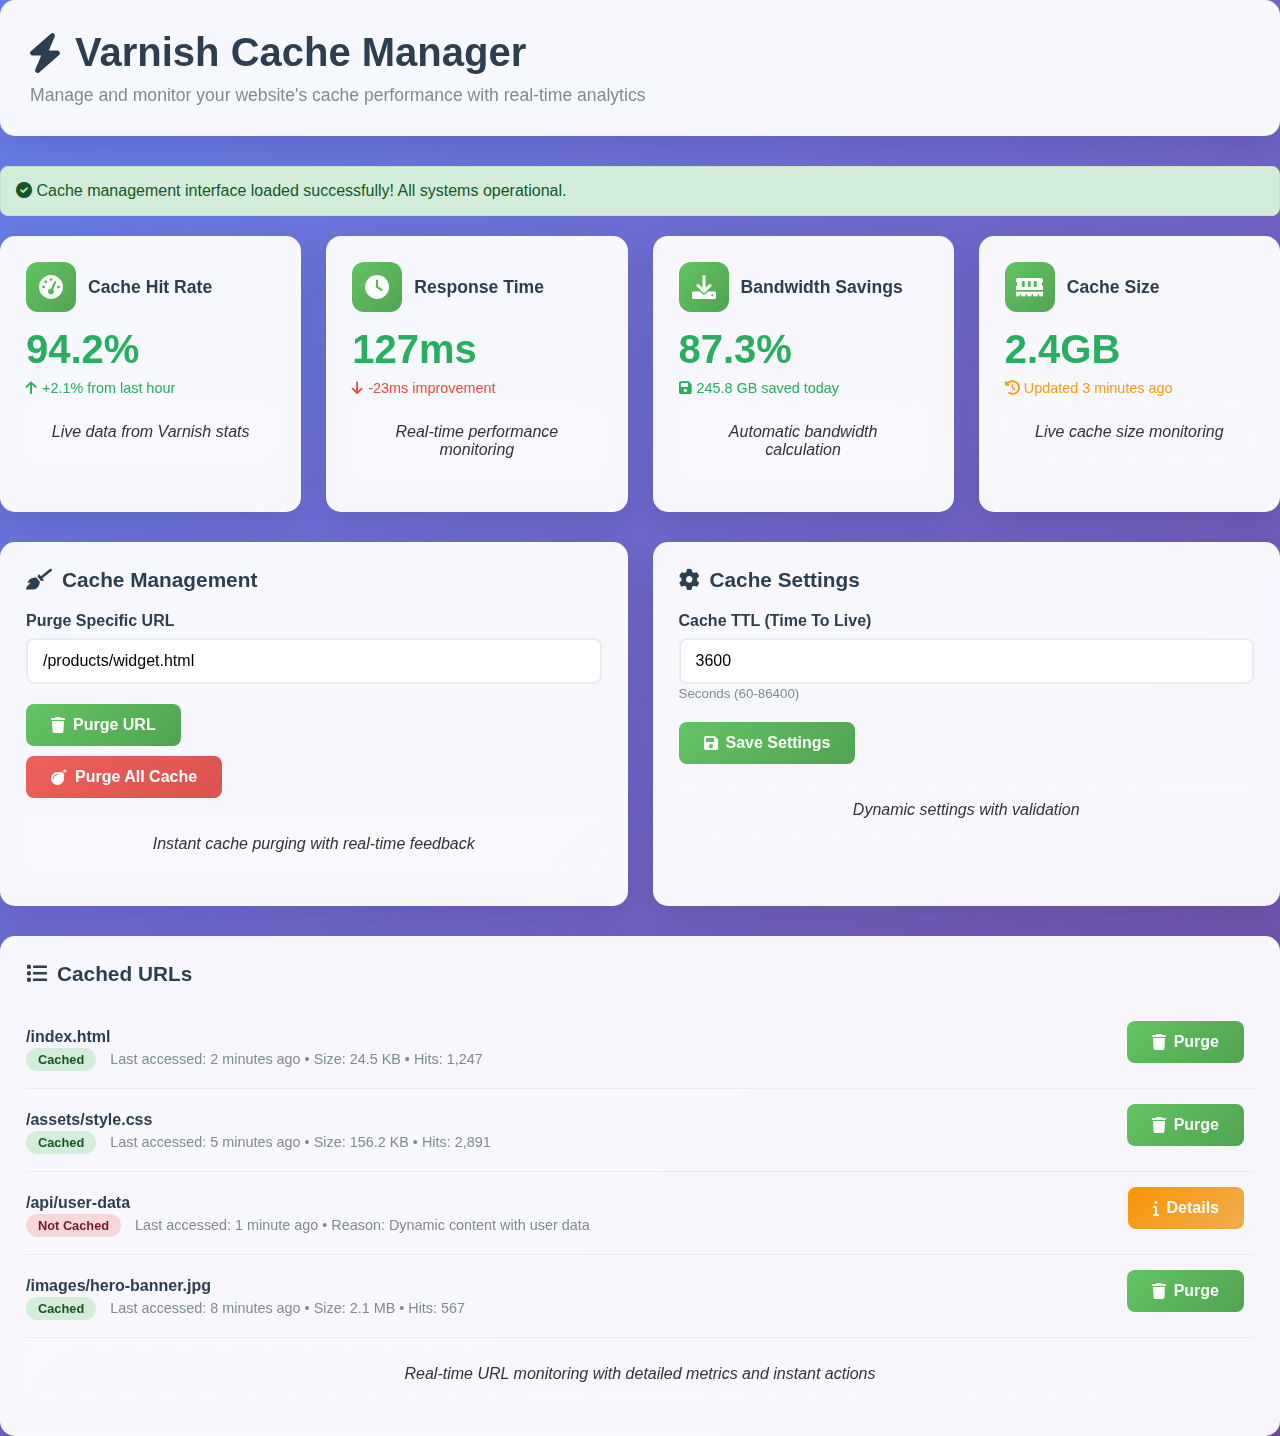
<file: cpanel_enhanced_preview.html>
<!DOCTYPE html>
<html lang="en">
<head>
    <meta charset="UTF-8">
    <meta name="viewport" content="width=device-width, initial-scale=1.0">
    <title>Enhanced cPanel Varnish Cache Manager - Preview</title>
    <link rel="stylesheet" href="https://cdnjs.cloudflare.com/ajax/libs/font-awesome/6.0.0/css/all.min.css">
    <style>
        * {
            margin: 0;
            padding: 0;
            box-sizing: border-box;
        }

        body {
            font-family: 'Segoe UI', Tahoma, Geneva, Verdana, sans-serif;
            background: linear-gradient(135deg, #667eea 0%, #764ba2 100%);
            min-height: 100vh;
            color: #333;
        }

        .preview-banner {
            background: rgba(255, 255, 255, 0.95);
            color: #2c3e50;
            text-align: center;
            padding: 15px;
            backdrop-filter: blur(10px);
            border-bottom: 3px solid #62c462;
            box-shadow: 0 2px 10px rgba(0, 0, 0, 0.1);
        }

        .preview-banner h2 {
            margin-bottom: 5px;
            color: #27ae60;
        }

        .preview-banner p {
            font-size: 0.9rem;
            color: #7f8c8d;
        }

        .container {
            max-width: 1400px;
            margin: 0 auto;
            padding: 20px;
        }

        .header {
            background: rgba(255, 255, 255, 0.95);
            border-radius: 15px;
            padding: 30px;
            margin-bottom: 30px;
            box-shadow: 0 10px 30px rgba(0, 0, 0, 0.1);
            backdrop-filter: blur(10px);
            animation: slideInDown 0.6s ease-out;
        }

        .header h1 {
            color: #2c3e50;
            font-size: 2.5rem;
            margin-bottom: 10px;
            display: flex;
            align-items: center;
            gap: 15px;
        }

        .header p {
            color: #7f8c8d;
            font-size: 1.1rem;
        }

        .stats-grid {
            display: grid;
            grid-template-columns: repeat(auto-fit, minmax(300px, 1fr));
            gap: 25px;
            margin-bottom: 30px;
        }

        .stat-card {
            background: rgba(255, 255, 255, 0.95);
            border-radius: 15px;
            padding: 25px;
            box-shadow: 0 10px 30px rgba(0, 0, 0, 0.1);
            backdrop-filter: blur(10px);
            border: 1px solid rgba(255, 255, 255, 0.2);
            transition: transform 0.3s ease, box-shadow 0.3s ease;
            animation: slideInUp 0.6s ease-out;
        }

        .stat-card:nth-child(2) { animation-delay: 0.1s; }
        .stat-card:nth-child(3) { animation-delay: 0.2s; }
        .stat-card:nth-child(4) { animation-delay: 0.3s; }

        .stat-card:hover {
            transform: translateY(-5px);
            box-shadow: 0 15px 40px rgba(0, 0, 0, 0.15);
        }

        .stat-header {
            display: flex;
            align-items: center;
            gap: 12px;
            margin-bottom: 15px;
        }

        .stat-icon {
            width: 50px;
            height: 50px;
            background: linear-gradient(135deg, #62c462, #51a351);
            border-radius: 12px;
            display: flex;
            align-items: center;
            justify-content: center;
            color: white;
            font-size: 1.5rem;
            animation: pulse 2s infinite;
        }

        .stat-icon.warning {
            background: linear-gradient(135deg, #f89406, #f0ad4e);
        }

        .stat-icon.danger {
            background: linear-gradient(135deg, #ee5f5b, #d9534f);
        }

        .stat-title {
            font-size: 1.1rem;
            font-weight: 600;
            color: #2c3e50;
        }

        .stat-value {
            font-size: 2.5rem;
            font-weight: 700;
            color: #27ae60;
            margin-bottom: 8px;
            animation: countUp 1s ease-out;
        }

        .stat-trend {
            font-size: 0.9rem;
            display: flex;
            align-items: center;
            gap: 5px;
        }

        .trend-up {
            color: #27ae60;
        }

        .trend-down {
            color: #e74c3c;
        }

        .trend-stable {
            color: #f39c12;
        }

        .actions-grid {
            display: grid;
            grid-template-columns: repeat(auto-fit, minmax(400px, 1fr));
            gap: 25px;
            margin-bottom: 30px;
        }

        .action-card {
            background: rgba(255, 255, 255, 0.95);
            border-radius: 15px;
            padding: 25px;
            box-shadow: 0 10px 30px rgba(0, 0, 0, 0.1);
            backdrop-filter: blur(10px);
            border: 1px solid rgba(255, 255, 255, 0.2);
            animation: slideInLeft 0.6s ease-out;
        }

        .action-card:nth-child(2) {
            animation: slideInRight 0.6s ease-out;
        }

        .action-title {
            font-size: 1.3rem;
            font-weight: 600;
            color: #2c3e50;
            margin-bottom: 20px;
            display: flex;
            align-items: center;
            gap: 10px;
        }

        .form-group {
            margin-bottom: 20px;
        }

        .form-label {
            display: block;
            font-weight: 600;
            color: #2c3e50;
            margin-bottom: 8px;
        }

        .form-input {
            width: 100%;
            padding: 12px 15px;
            border: 2px solid #e9ecef;
            border-radius: 8px;
            font-size: 1rem;
            transition: border-color 0.3s ease, box-shadow 0.3s ease;
        }

        .form-input:focus {
            outline: none;
            border-color: #62c462;
            box-shadow: 0 0 0 3px rgba(98, 196, 98, 0.1);
        }

        .btn {
            background: linear-gradient(135deg, #62c462, #51a351);
            color: white;
            border: none;
            padding: 12px 25px;
            border-radius: 8px;
            font-size: 1rem;
            font-weight: 600;
            cursor: pointer;
            transition: all 0.3s ease;
            display: inline-flex;
            align-items: center;
            gap: 8px;
            margin-right: 10px;
            margin-bottom: 10px;
        }

        .btn:hover {
            transform: translateY(-2px);
            box-shadow: 0 5px 15px rgba(0, 0, 0, 0.2);
        }

        .btn.btn-danger {
            background: linear-gradient(135deg, #ee5f5b, #d9534f);
        }

        .btn.btn-warning {
            background: linear-gradient(135deg, #f89406, #f0ad4e);
        }

        .cache-urls {
            background: rgba(255, 255, 255, 0.95);
            border-radius: 15px;
            padding: 25px;
            box-shadow: 0 10px 30px rgba(0, 0, 0, 0.1);
            backdrop-filter: blur(10px);
            border: 1px solid rgba(255, 255, 255, 0.2);
            animation: slideInUp 0.8s ease-out;
        }

        .url-item {
            display: flex;
            justify-content: space-between;
            align-items: center;
            padding: 15px 0;
            border-bottom: 1px solid #e9ecef;
            transition: background-color 0.3s ease;
        }

        .url-item:hover {
            background-color: rgba(98, 196, 98, 0.05);
            border-radius: 8px;
            padding-left: 10px;
            padding-right: 10px;
        }

        .url-item:last-child {
            border-bottom: none;
        }

        .url-info {
            flex: 1;
        }

        .url-path {
            font-weight: 600;
            color: #2c3e50;
            margin-bottom: 5px;
        }

        .url-meta {
            font-size: 0.9rem;
            color: #7f8c8d;
        }

        .status-badge {
            padding: 4px 12px;
            border-radius: 20px;
            font-size: 0.8rem;
            font-weight: 600;
            margin-right: 10px;
        }

        .status-cached {
            background: #d4edda;
            color: #155724;
        }

        .status-not-cached {
            background: #f8d7da;
            color: #721c24;
        }

        .success-message {
            background: #d4edda;
            color: #155724;
            padding: 15px;
            border-radius: 8px;
            margin-bottom: 20px;
            border: 1px solid #c3e6cb;
            animation: slideInDown 0.5s ease-out;
        }

        .demo-note {
            background: linear-gradient(135deg, #667eea, #764ba2);
            color: white;
            padding: 15px;
            border-radius: 8px;
            margin-bottom: 20px;
            text-align: center;
            animation: slideInDown 0.5s ease-out;
        }

        .feature-highlight {
            background: rgba(255, 255, 255, 0.1);
            border: 2px dashed rgba(255, 255, 255, 0.3);
            border-radius: 10px;
            padding: 15px;
            margin: 10px 0;
            text-align: center;
            font-style: italic;
        }

        .comparison-grid {
            display: grid;
            grid-template-columns: 1fr 1fr;
            gap: 20px;
            margin: 20px 0;
        }

        .comparison-card {
            padding: 20px;
            border-radius: 10px;
            text-align: center;
        }

        .old-design {
            background: #f8f9fa;
            border: 2px solid #dee2e6;
        }

        .new-design {
            background: linear-gradient(135deg, rgba(98, 196, 98, 0.1), rgba(81, 163, 81, 0.1));
            border: 2px solid #62c462;
        }

        @keyframes slideInDown {
            from {
                opacity: 0;
                transform: translateY(-30px);
            }
            to {
                opacity: 1;
                transform: translateY(0);
            }
        }

        @keyframes slideInUp {
            from {
                opacity: 0;
                transform: translateY(30px);
            }
            to {
                opacity: 1;
                transform: translateY(0);
            }
        }

        @keyframes slideInLeft {
            from {
                opacity: 0;
                transform: translateX(-30px);
            }
            to {
                opacity: 1;
                transform: translateX(0);
            }
        }

        @keyframes slideInRight {
            from {
                opacity: 0;
                transform: translateX(30px);
            }
            to {
                opacity: 1;
                transform: translateX(0);
            }
        }

        @keyframes pulse {
            0%, 100% {
                transform: scale(1);
            }
            50% {
                transform: scale(1.05);
            }
        }

        @keyframes countUp {
            from {
                opacity: 0;
                transform: scale(0.5);
            }
            to {
                opacity: 1;
                transform: scale(1);
            }
        }

        @media (max-width: 768px) {
            .stats-grid, .actions-grid {
                grid-template-columns: 1fr;
            }
            
            .header h1 {
                font-size: 2rem;
            }
            
            .stat-value {
                font-size: 2rem;
            }

            .comparison-grid {
                grid-template-columns: 1fr;
            }
        }
    </style>
</head>
<body>

        <div class="header">
            <h1>
                <i class="fas fa-bolt"></i>
                Varnish Cache Manager
            </h1>
            <p>Manage and monitor your website's cache performance with real-time analytics</p>
        </div>

        <div class="success-message">
            <i class="fas fa-check-circle"></i>
            Cache management interface loaded successfully! All systems operational.
        </div>

        <div class="stats-grid">
            <div class="stat-card">
                <div class="stat-header">
                    <div class="stat-icon">
                        <i class="fas fa-tachometer-alt"></i>
                    </div>
                    <div class="stat-title">Cache Hit Rate</div>
                </div>
                <div class="stat-value">94.2%</div>
                <div class="stat-trend trend-up">
                    <i class="fas fa-arrow-up"></i>
                    +2.1% from last hour
                </div>
                <div class="feature-highlight">
                    Live data from Varnish stats
                </div>
            </div>

            <div class="stat-card">
                <div class="stat-header">
                    <div class="stat-icon">
                        <i class="fas fa-clock"></i>
                    </div>
                    <div class="stat-title">Response Time</div>
                </div>
                <div class="stat-value">127ms</div>
                <div class="stat-trend trend-down">
                    <i class="fas fa-arrow-down"></i>
                    -23ms improvement
                </div>
                <div class="feature-highlight">
                    Real-time performance monitoring
                </div>
            </div>

            <div class="stat-card">
                <div class="stat-header">
                    <div class="stat-icon">
                        <i class="fas fa-download"></i>
                    </div>
                    <div class="stat-title">Bandwidth Savings</div>
                </div>
                <div class="stat-value">87.3%</div>
                <div class="stat-trend trend-up">
                    <i class="fas fa-save"></i>
                    245.8 GB saved today
                </div>
                <div class="feature-highlight">
                    Automatic bandwidth calculation
                </div>
            </div>

            <div class="stat-card">
                <div class="stat-header">
                    <div class="stat-icon">
                        <i class="fas fa-memory"></i>
                    </div>
                    <div class="stat-title">Cache Size</div>
                </div>
                <div class="stat-value">2.4GB</div>
                <div class="stat-trend trend-stable">
                    <i class="fas fa-history"></i>
                    Updated 3 minutes ago
                </div>
                <div class="feature-highlight">
                    Live cache size monitoring
                </div>
            </div>
        </div>

        <div class="actions-grid">
            <div class="action-card">
                <div class="action-title">
                    <i class="fas fa-broom"></i>
                    Cache Management
                </div>
                
                <form>
                    <div class="form-group">
                        <label class="form-label">Purge Specific URL</label>
                        <input type="text" class="form-input" placeholder="Enter URL to purge (e.g., /page.html)" value="/products/widget.html">
                    </div>
                    <button type="button" class="btn">
                        <i class="fas fa-trash"></i>
                        Purge URL
                    </button>
                </form>
                
                <button type="button" class="btn btn-danger">
                    <i class="fas fa-bomb"></i>
                    Purge All Cache
                </button>

                <div class="feature-highlight">
                    Instant cache purging with real-time feedback
                </div>
            </div>

            <div class="action-card">
                <div class="action-title">
                    <i class="fas fa-cog"></i>
                    Cache Settings
                </div>
                
                <form>
                    <div class="form-group">
                        <label class="form-label">Cache TTL (Time To Live)</label>
                        <input type="number" class="form-input" value="3600" min="60" max="86400">
                        <small style="color: #7f8c8d;">Seconds (60-86400)</small>
                    </div>
                    
                    <button type="button" class="btn">
                        <i class="fas fa-save"></i>
                        Save Settings
                    </button>
                </form>

                <div class="feature-highlight">
                    Dynamic settings with validation
                </div>
            </div>
        </div>

        <div class="cache-urls">
            <div class="action-title">
                <i class="fas fa-list"></i>
                Cached URLs
            </div>
            
            <div class="url-item">
                <div class="url-info">
                    <div class="url-path">/index.html</div>
                    <div class="url-meta">
                        <span class="status-badge status-cached">Cached</span>
                        Last accessed: 2 minutes ago • Size: 24.5 KB • Hits: 1,247
                    </div>
                </div>
                <button class="btn">
                    <i class="fas fa-trash"></i>
                    Purge
                </button>
            </div>

            <div class="url-item">
                <div class="url-info">
                    <div class="url-path">/assets/style.css</div>
                    <div class="url-meta">
                        <span class="status-badge status-cached">Cached</span>
                        Last accessed: 5 minutes ago • Size: 156.2 KB • Hits: 2,891
                    </div>
                </div>
                <button class="btn">
                    <i class="fas fa-trash"></i>
                    Purge
                </button>
            </div>

            <div class="url-item">
                <div class="url-info">
                    <div class="url-path">/api/user-data</div>
                    <div class="url-meta">
                        <span class="status-badge status-not-cached">Not Cached</span>
                        Last accessed: 1 minute ago • Reason: Dynamic content with user data
                    </div>
                </div>
                <button class="btn btn-warning">
                    <i class="fas fa-info"></i>
                    Details
                </button>
            </div>

            <div class="url-item">
                <div class="url-info">
                    <div class="url-path">/images/hero-banner.jpg</div>
                    <div class="url-meta">
                        <span class="status-badge status-cached">Cached</span>
                        Last accessed: 8 minutes ago • Size: 2.1 MB • Hits: 567
                    </div>
                </div>
                <button class="btn">
                    <i class="fas fa-trash"></i>
                    Purge
                </button>
            </div>

            <div class="feature-highlight">
                Real-time URL monitoring with detailed metrics and instant actions
            </div>
        </div>

    </div>

    <script>
        // Demo animation effects
        document.addEventListener('DOMContentLoaded', function() {
            // Simulate real-time updates
            setInterval(() => {
                const hitRate = document.querySelector('.stat-value');
                if (hitRate && hitRate.textContent.includes('%')) {
                    const currentValue = parseFloat(hitRate.textContent);
                    const newValue = (currentValue + (Math.random() - 0.5) * 0.5).toFixed(1);
                    hitRate.textContent = newValue + '%';
                }
            }, 5000);

            // Add interactive hover effects to buttons
            document.querySelectorAll('.btn').forEach(btn => {
                btn.addEventListener('mouseenter', function() {
                    this.style.transform = 'translateY(-3px) scale(1.02)';
                });
                
                btn.addEventListener('mouseleave', function() {
                    this.style.transform = 'translateY(-2px) scale(1)';
                });
            });
        });
    </script>
</body>
</html>
</file>
